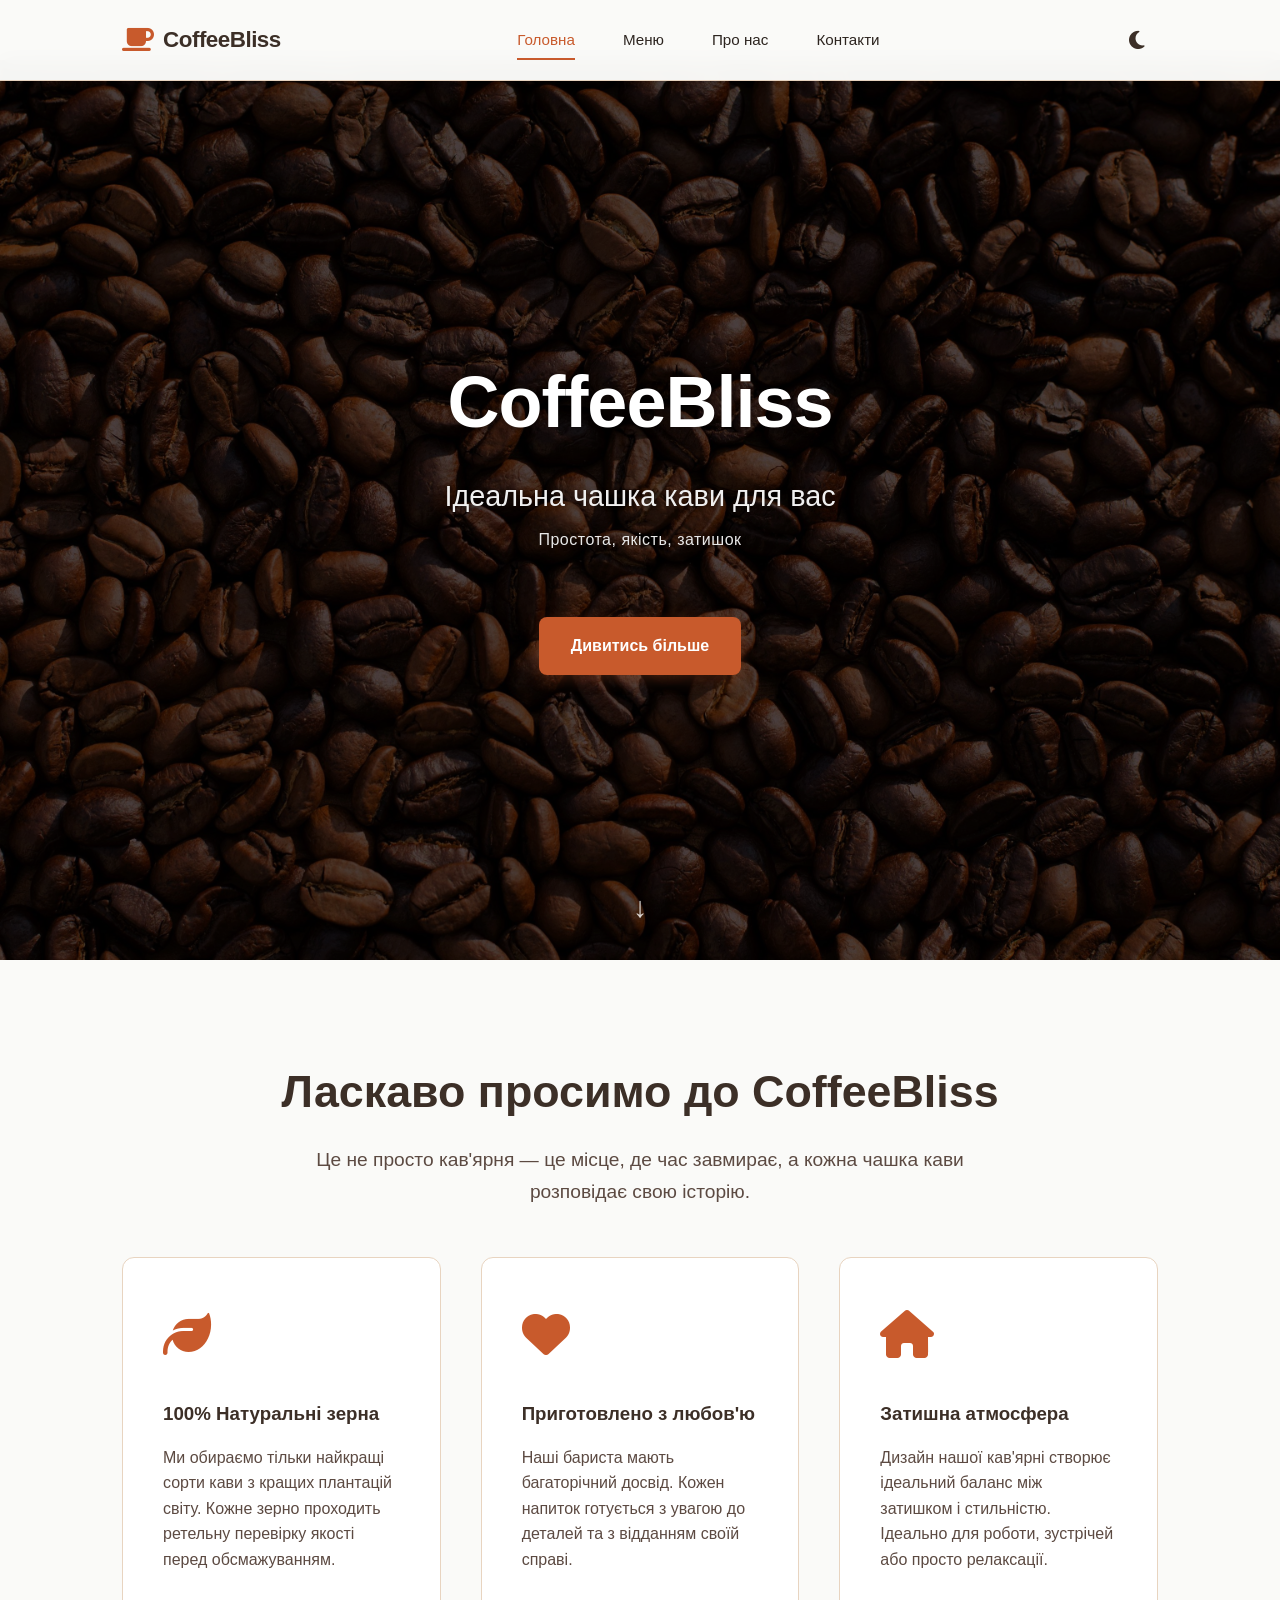
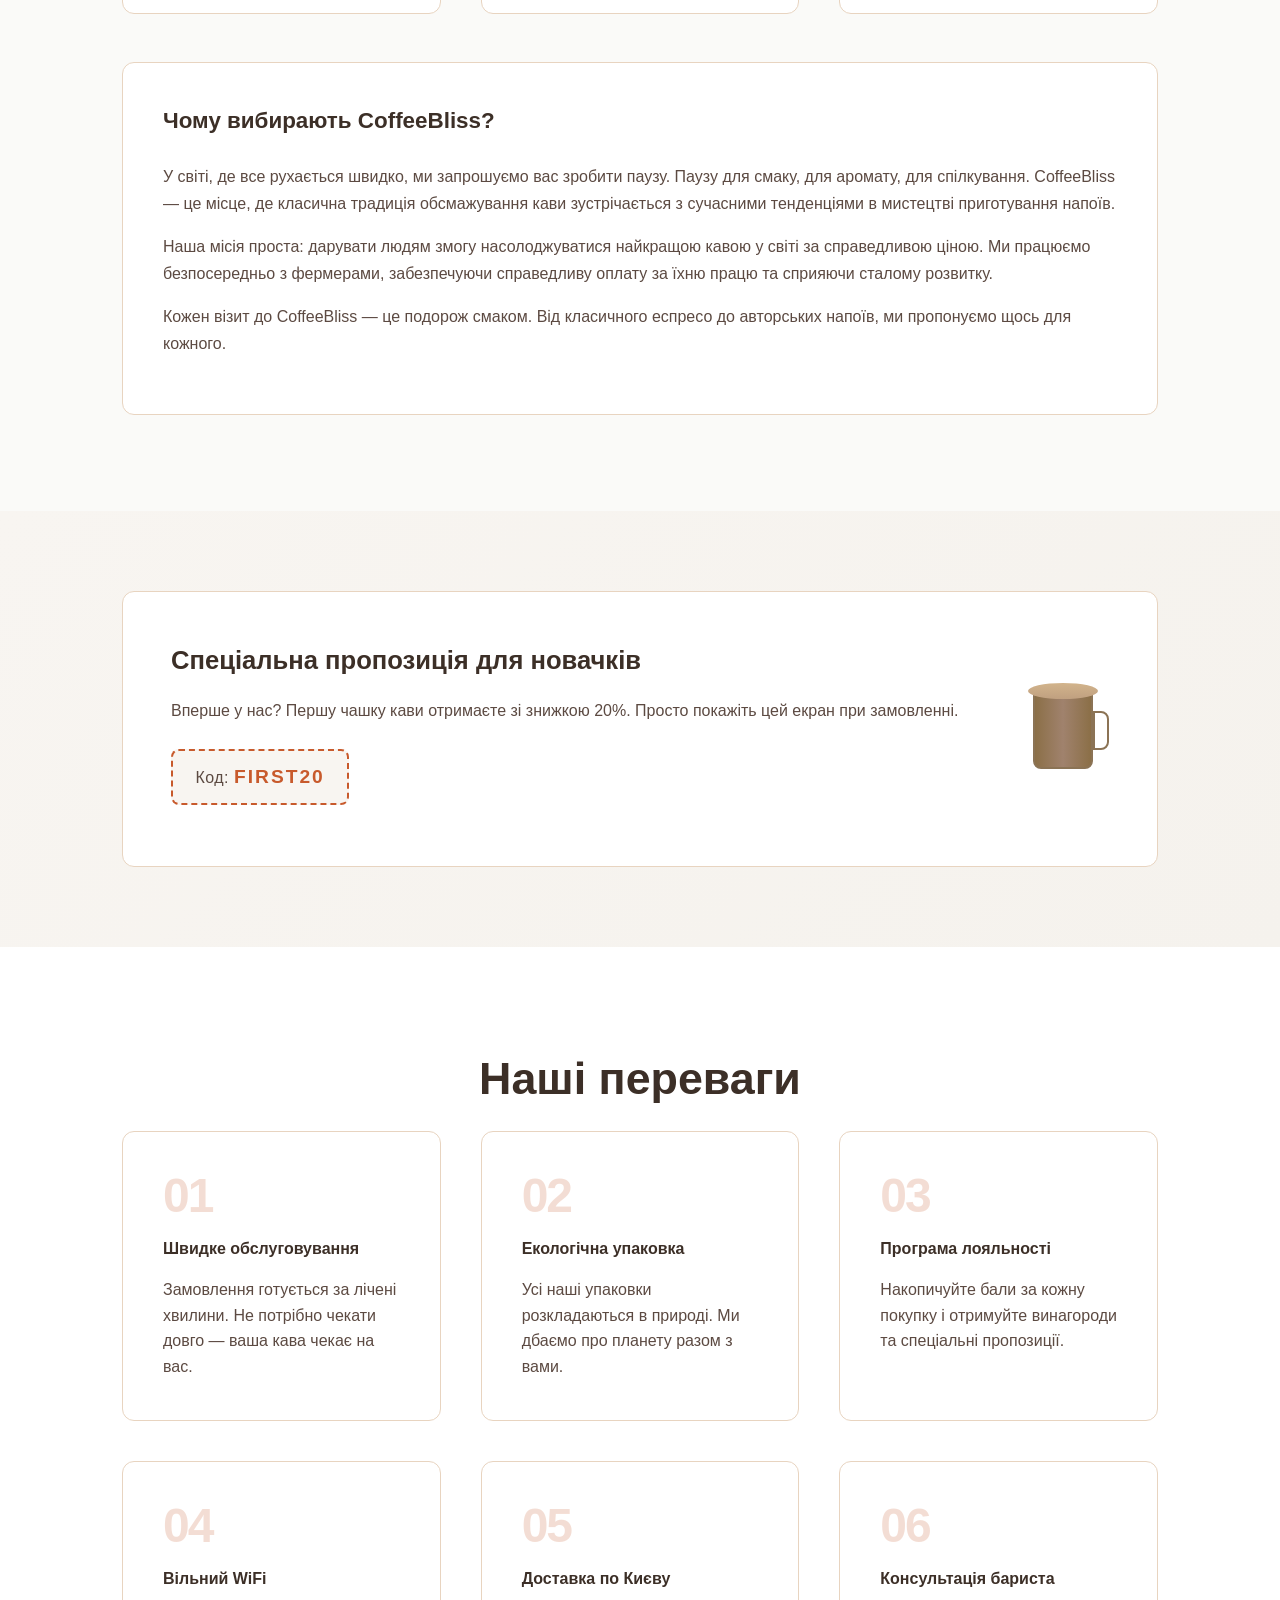
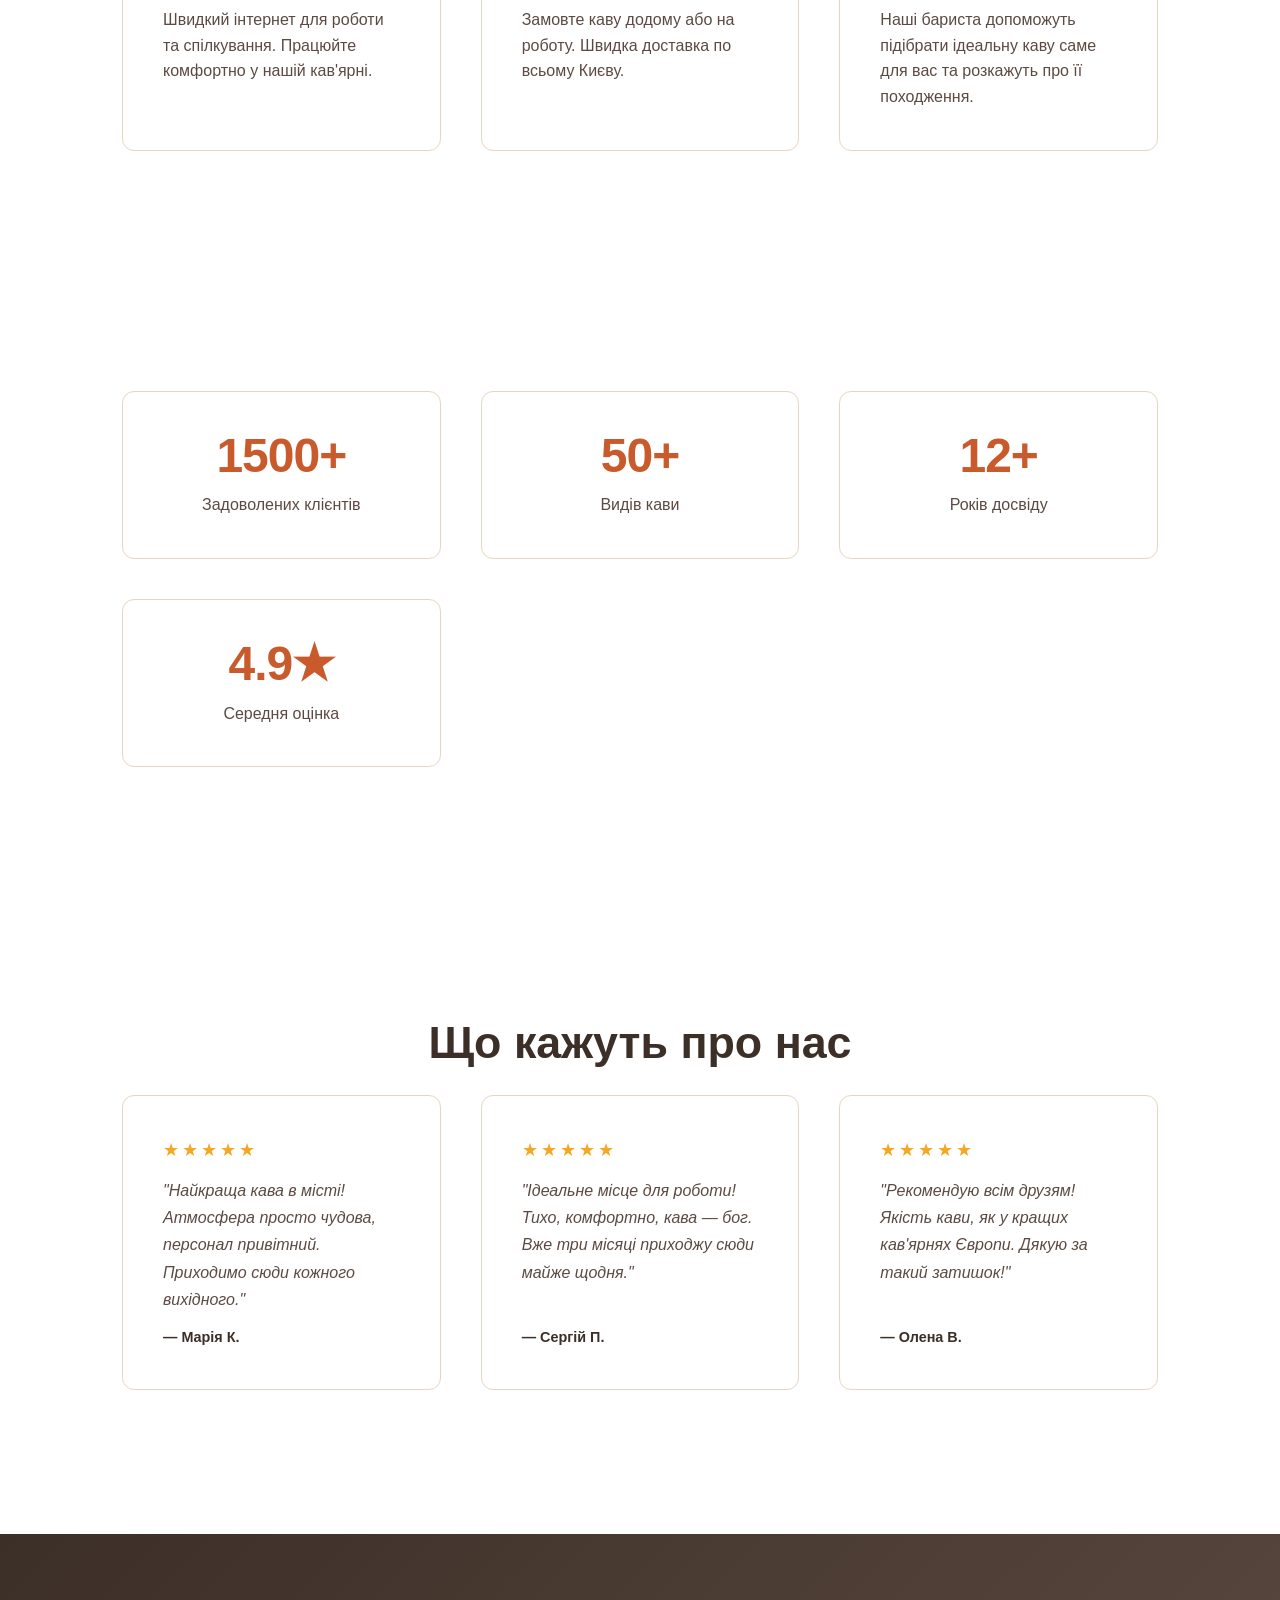
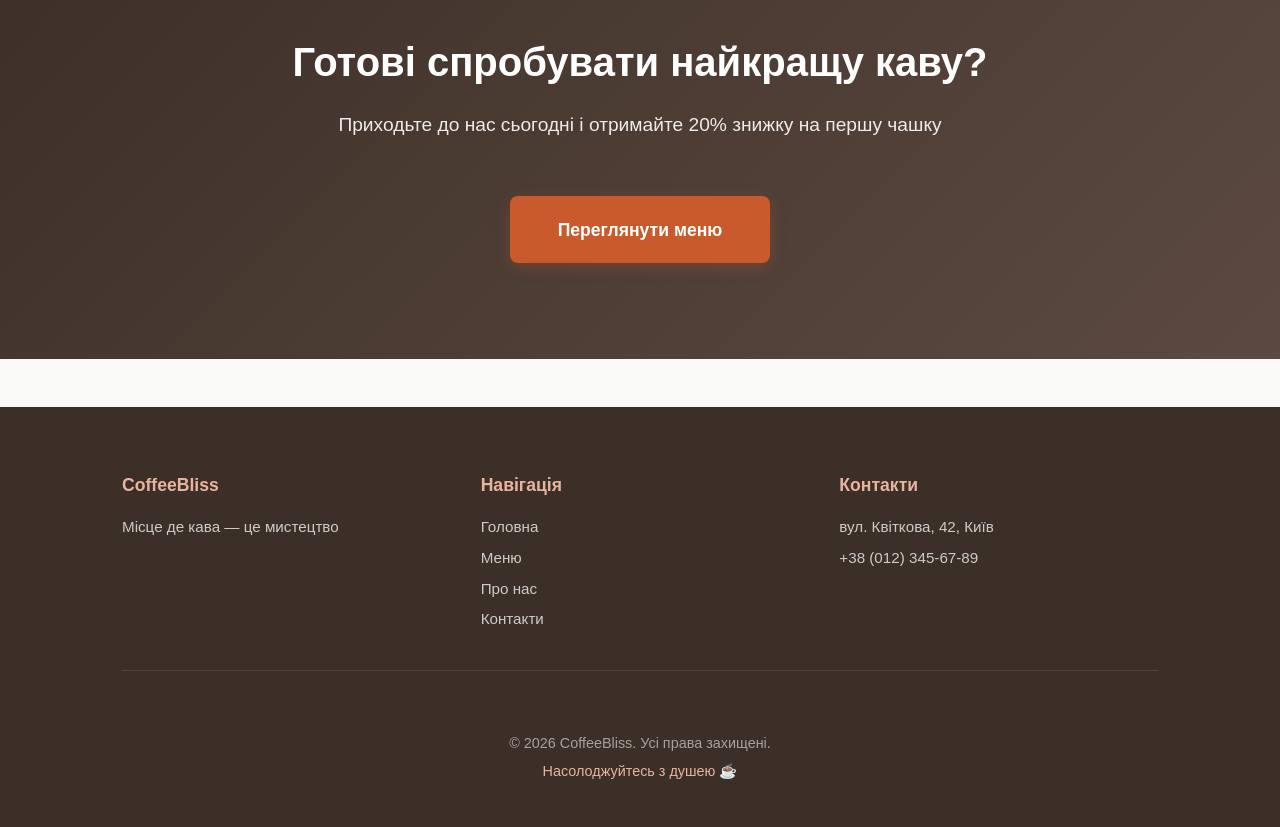
<file: index.html>
<!DOCTYPE html>
<html lang="uk">

<head>
    <meta charset="UTF-8">
    <meta name="viewport" content="width=device-width, initial-scale=1.0">
    <title>CoffeeBliss - Преміум кава</title>
    <link rel="stylesheet" href="styles.css">
    <link rel="stylesheet" href="https://cdnjs.cloudflare.com/ajax/libs/font-awesome/6.4.0/css/all.min.css">
</head>

<body>
    <!-- Навігація -->
    <nav class="navbar">
        <div class="navbar-container">
            <a href="index.html" class="logo">
                <i class="fas fa-coffee"></i>
                <span>CoffeeBliss</span>
            </a>
            <div class="nav-center">
                <ul class="nav-menu" id="navMenu">
                    <li><a href="index.html" class="nav-link active">Головна</a></li>
                    <li><a href="menu.html" class="nav-link">Меню</a></li>
                    <li><a href="about.html" class="nav-link">Про нас</a></li>
                    <li><a href="contacts.html" class="nav-link">Контакти</a></li>
                </ul>
            </div>
            <button class="menu-toggle" id="menuToggle" aria-label="Відкрити меню">
                <span></span>
                <span></span>
                <span></span>
            </button>
            <button class="theme-toggle" id="themeToggle" title="Переключити тему">
                <i class="fas fa-moon"></i>
            </button>
        </div>
    </nav>

    <!-- Головна секція -->
    <header id="home" class="hero-fullscreen">
        <div class="hero-content">
            <h1 class="hero-title">CoffeeBliss</h1>
            <p class="hero-subtitle">Ідеальна чашка кави для вас</p>
            <p class="hero-tagline">Простота, якість, затишок</p>
            <a href="#welcome" class="cta-button">Дивитись більше</a>
        </div>
        <!-- scroll indicator був у CSS але відсутній у HTML -->
        <a href="#welcome" class="scroll-indicator" aria-label="Прокрутити вниз">
            <span>↓</span>
        </a>
    </header>

    <!-- Про нас секція -->
    <section id="welcome" class="welcome-section">
        <div class="container">
            <h2 class="section-title">Ласкаво просимо до CoffeeBliss</h2>
            <p class="section-lead">
                Це не просто кав'ярня — це місце, де час завмирає, а кожна чашка кави розповідає свою історію.
            </p>

            <div class="welcome-grid">
                <div class="welcome-card">
                    <div class="card-icon"><i class="fas fa-leaf"></i></div>
                    <h3>100% Натуральні зерна</h3>
                    <p>Ми обираємо тільки найкращі сорти кави з кращих плантацій світу. Кожне зерно проходить ретельну
                        перевірку якості перед обсмажуванням.</p>
                </div>
                <div class="welcome-card">
                    <div class="card-icon"><i class="fas fa-heart"></i></div>
                    <h3>Приготовлено з любов'ю</h3>
                    <p>Наші бариста мають багаторічний досвід. Кожен напиток готується з увагою до деталей та з
                        відданням своїй справі.</p>
                </div>
                <div class="welcome-card">
                    <div class="card-icon"><i class="fas fa-home"></i></div>
                    <h3>Затишна атмосфера</h3>
                    <p>Дизайн нашої кав'ярні створює ідеальний баланс між затишком і стильністю. Ідеально для роботи,
                        зустрічей або просто релаксації.</p>
                </div>
            </div>

            <div class="welcome-content">
                <h3>Чому вибирають CoffeeBliss?</h3>
                <p>У світі, де все рухається швидко, ми запрошуємо вас зробити паузу. Паузу для смаку, для аромату, для
                    спілкування. CoffeeBliss — це місце, де класична традиція обсмажування кави зустрічається з
                    сучасними тенденціями в мистецтві приготування напоїв.</p>
                <p>Наша місія проста: дарувати людям змогу насолоджуватися найкращою кавою у світі за справедливою
                    ціною. Ми працюємо безпосередньо з фермерами, забезпечуючи справедливу оплату за їхню працю та
                    сприяючи сталому розвитку.</p>
                <p>Кожен візит до CoffeeBliss — це подорож смаком. Від класичного еспресо до авторських напоїв, ми
                    пропонуємо щось для кожного.</p>
            </div>
        </div>
    </section>

    <!-- Спеціальна пропозиція -->
    <section class="special-section">
        <div class="container">
            <div class="special-content">
                <div class="special-text">
                    <h3>Спеціальна пропозиція для новачків</h3>
                    <p>Вперше у нас? Першу чашку кави отримаєте зі знижкою 20%. Просто покажіть цей екран при
                        замовленні.</p>
                    <p class="promo-code">Код: <strong>FIRST20</strong></p>
                </div>
                <div class="special-image">
                    <div class="coffee-cup large"></div>
                </div>
            </div>
        </div>
    </section>

    <!-- Переваги -->
    <section class="benefits-section">
        <div class="container">
            <h2 class="section-title">Наші переваги</h2>
            <div class="benefits-grid">
                <div class="benefit-item">
                    <div class="benefit-number">01</div>
                    <h4>Швидке обслуговування</h4>
                    <p>Замовлення готується за лічені хвилини. Не потрібно чекати довго — ваша кава чекає на вас.</p>
                </div>
                <div class="benefit-item">
                    <div class="benefit-number">02</div>
                    <h4>Екологічна упаковка</h4>
                    <p>Усі наші упаковки розкладаються в природі. Ми дбаємо про планету разом з вами.</p>
                </div>
                <div class="benefit-item">
                    <div class="benefit-number">03</div>
                    <h4>Програма лояльності</h4>
                    <p>Накопичуйте бали за кожну покупку і отримуйте винагороди та спеціальні пропозиції.</p>
                </div>
                <div class="benefit-item">
                    <div class="benefit-number">04</div>
                    <h4>Вільний WiFi</h4>
                    <p>Швидкий інтернет для роботи та спілкування. Працюйте комфортно у нашій кав'ярні.</p>
                </div>
                <div class="benefit-item">
                    <div class="benefit-number">05</div>
                    <h4>Доставка по Києву</h4>
                    <p>Замовте каву додому або на роботу. Швидка доставка по всьому Києву.</p>
                </div>
                <div class="benefit-item">
                    <div class="benefit-number">06</div>
                    <h4>Консультація бариста</h4>
                    <p>Наші бариста допоможуть підібрати ідеальну каву саме для вас та розкажуть про її походження.</p>
                </div>
            </div>
        </div>
    </section>

    <!-- Статистика -->
    <section class="stats-section">
        <div class="container">
            <div class="stats-grid">
                <div class="stat-card">
                    <div class="stat-number">1500+</div>
                    <p>Задоволених клієнтів</p>
                </div>
                <div class="stat-card">
                    <div class="stat-number">50+</div>
                    <p>Видів кави</p>
                </div>
                <div class="stat-card">
                    <div class="stat-number">12+</div>
                    <p>Років досвіду</p>
                </div>
                <div class="stat-card">
                    <div class="stat-number">4.9★</div>
                    <p>Середня оцінка</p>
                </div>
            </div>
        </div>
    </section>

    <!-- Відгуки -->
    <section class="reviews-section">
        <div class="container">
            <h2 class="section-title">Що кажуть про нас</h2>
            <div class="reviews-grid">
                <div class="review-card">
                    <div class="review-stars">★★★★★</div>
                    <p class="review-text">"Найкраща кава в місті! Атмосфера просто чудова, персонал привітний.
                        Приходимо сюди кожного вихідного."</p>
                    <p class="review-author">— Марія К.</p>
                </div>
                <div class="review-card">
                    <div class="review-stars">★★★★★</div>
                    <p class="review-text">"Ідеальне місце для роботи! Тихо, комфортно, кава — бог. Вже три місяці
                        приходжу сюди майже щодня."</p>
                    <p class="review-author">— Сергій П.</p>
                </div>
                <div class="review-card">
                    <div class="review-stars">★★★★★</div>
                    <p class="review-text">"Рекомендую всім друзям! Якість кави, як у кращих кав'ярнях Європи. Дякую за
                        такий затишок!"</p>
                    <p class="review-author">— Олена В.</p>
                </div>
            </div>
        </div>
    </section>

    <!-- CTA -->
    <section class="cta-section">
        <div class="container">
            <h2>Готові спробувати найкращу каву?</h2>
            <p>Приходьте до нас сьогодні і отримайте 20% знижку на першу чашку</p>
            <a href="menu.html" class="cta-button cta-large">Переглянути меню</a>
        </div>
    </section>

    <footer class="footer">
        <div class="container">
            <div class="footer-content">
                <div class="footer-section">
                    <h4>CoffeeBliss</h4>
                    <p>Місце де кава — це мистецтво</p>
                </div>
                <div class="footer-section">
                    <h4>Навігація</h4>
                    <ul>
                        <li><a href="index.html">Головна</a></li>
                        <li><a href="menu.html">Меню</a></li>
                        <li><a href="about.html">Про нас</a></li>
                        <li><a href="contacts.html">Контакти</a></li>
                    </ul>
                </div>
                <div class="footer-section">
                    <h4>Контакти</h4>
                    <p>вул. Квіткова, 42, Київ</p>
                    <p>+38 (012) 345-67-89</p>
                </div>
            </div>
            <div class="footer-bottom">
                <p>&copy; 2026 CoffeeBliss. Усі права захищені.</p>
                <p class="footer-subtitle">Насолоджуйтесь з душею ☕</p>
            </div>
        </div>
    </footer>

    <script src="script.js"></script>
</body>

</html>
</file>
<file: styles.css>
* {
    margin: 0;
    padding: 0;
    box-sizing: border-box;
}

:root {
    --coffee-dark: #3C2F27;
    --coffee-medium: #5C4A42;
    --coffee-light: #8B7355;
    --cream: #FAFAF8;
    --cream-light: #F5F2ED;
    --accent: #C85A2C;
    --accent-light: #E8B4A0;
    --text: #2D2520;
    --text-light: #5C4A42;
    --border: #E8D4C0;
    --bg-soft: #F8F5F1;
    --transition: all 0.35s cubic-bezier(0.25, 0.46, 0.45, 0.94);
}

html[data-theme="dark"] {
    --cream: #2a1f1a;
    --cream-light: #3d2f27;
    --bg-soft: #362817;
    --text: #e8dfd8;
    --text-light: #a89680;
    --border: #4a3830;
    --coffee-dark: #f5f1ed;
    --coffee-medium: #d9ccc0;
    --coffee-light: #c9b8a8;
}

html {
    scroll-behavior: smooth;
}

body {
    font-family: -apple-system, BlinkMacSystemFont, 'Segoe UI', 'Helvetica Neue', sans-serif;
    background-color: var(--cream);
    color: var(--text);
    line-height: 1.6;
    transition: background-color 0.5s ease, color 0.5s ease;
}

.container {
    max-width: 1100px;
    margin: 0 auto;
    padding: 0 2rem;
}

/* ==================== НАВІГАЦІЯ ==================== */
.navbar {
    position: fixed;
    top: 0;
    width: 100%;
    background: rgba(250, 250, 248, 0.98);
    padding: 1.2rem 0;
    z-index: 1000;
    border-bottom: 1px solid var(--border);
    backdrop-filter: blur(10px);
    box-shadow: 0 2px 8px rgba(0, 0, 0, 0.04);
    transition: background-color 0.5s ease, border-color 0.5s ease, box-shadow 0.3s ease;
}

html[data-theme="dark"] .navbar {
    background: rgba(42, 31, 26, 0.98);
    box-shadow: 0 2px 8px rgba(0, 0, 0, 0.3);
}

.navbar-container {
    max-width: 1100px;
    margin: 0 auto;
    padding: 0 2rem;
    display: flex;
    justify-content: space-between;
    align-items: center;
    gap: 1rem;
}

.logo {
    font-size: 1.4rem;
    font-weight: 600;
    color: var(--coffee-dark);
    display: flex;
    align-items: center;
    gap: 0.6rem;
    text-decoration: none;
    letter-spacing: -0.5px;
    transition: color 0.5s ease;
    flex-shrink: 0;
}

.logo i {
    font-size: 1.6rem;
    color: var(--accent);
}

/* nav-center — десктоп: flex-row по центру */
.nav-center {
    display: flex;
    align-items: center;
    flex: 1;
    justify-content: center;
}

.nav-menu {
    display: flex;
    list-style: none;
    gap: 3rem;
}

.nav-link {
    color: var(--text);
    text-decoration: none;
    font-weight: 500;
    font-size: 0.95rem;
    transition: color 0.3s ease;
    position: relative;
    padding: 0.5rem 0;
    white-space: nowrap;
}

.nav-link::after {
    content: '';
    position: absolute;
    bottom: -4px;
    left: 0;
    width: 0;
    height: 2px;
    background: var(--accent);
    transition: width 0.3s ease;
}

.nav-link:hover,
.nav-link.active {
    color: var(--accent);
}

.nav-link:hover::after,
.nav-link.active::after {
    width: 100%;
}

/* Burger — скрыт на десктопе */
.menu-toggle {
    display: none;
    flex-direction: column;
    cursor: pointer;
    gap: 5px;
    background: none;
    border: none;
    padding: 4px;
    flex-shrink: 0;
}

.menu-toggle span {
    width: 22px;
    height: 2.5px;
    background: var(--coffee-dark);
    border-radius: 2px;
    transition: transform 0.3s ease, opacity 0.3s ease;
    display: block;
}

/* Анімація burger → X */
.menu-toggle.active span:nth-child(1) {
    transform: translateY(7.5px) rotate(45deg);
}

.menu-toggle.active span:nth-child(2) {
    opacity: 0;
    transform: scaleX(0);
}

.menu-toggle.active span:nth-child(3) {
    transform: translateY(-7.5px) rotate(-45deg);
}

.theme-toggle {
    width: 42px;
    height: 42px;
    border: none;
    background: transparent;
    color: var(--coffee-dark);
    font-size: 1.3rem;
    cursor: pointer;
    display: flex;
    align-items: center;
    justify-content: center;
    transition: all 0.4s ease;
    border-radius: 50%;
    flex-shrink: 0;
}

.theme-toggle:hover {
    background: var(--bg-soft);
    transform: rotate(20deg);
}

html[data-theme="dark"] .theme-toggle {
    color: var(--accent);
}

/* ==================== HERO ==================== */
.hero-fullscreen {
    min-height: 100vh;
    display: flex;
    flex-direction: column;
    align-items: center;
    justify-content: center;
    padding: 3rem 2rem;
    text-align: center;
    background-image: url('kofejnye_zerna_kofe_obzharennyj_123693_3840x2160.jpg');
    background-size: cover;
    background-position: center;
    background-blend-mode: overlay;
    background-color: rgba(0, 0, 0, 0.45);
    position: relative;
    overflow: hidden;
    margin-top: 60px;
}

.hero-fullscreen::after {
    content: '';
    position: absolute;
    inset: 0;
    background: rgba(0, 0, 0, 0.3);
    z-index: 1;
}

.hero-content {
    z-index: 2;
    animation: slideDown 0.8s ease-out;
}

@keyframes slideDown {
    from {
        opacity: 0;
        transform: translateY(-30px);
    }

    to {
        opacity: 1;
        transform: translateY(0);
    }
}

.hero-title {
    font-size: clamp(2.5rem, 8vw, 4.5rem);
    font-weight: 700;
    color: #ffffff;
    margin-bottom: 0.8rem;
    letter-spacing: -1px;
    text-shadow: 2px 2px 8px rgba(0, 0, 0, 0.4);
}

.hero-subtitle {
    font-size: clamp(1.2rem, 3vw, 1.8rem);
    font-weight: 400;
    color: #f0f0f0;
    margin-bottom: 0.5rem;
    text-shadow: 1px 1px 4px rgba(0, 0, 0, 0.4);
}

.hero-tagline {
    font-size: 1rem;
    color: #e8e8e8;
    margin-bottom: 2.5rem;
    font-weight: 400;
    letter-spacing: 0.5px;
    text-shadow: 1px 1px 4px rgba(0, 0, 0, 0.4);
}

/* Scroll indicator */
.scroll-indicator {
    position: absolute;
    bottom: 30px;
    left: 50%;
    transform: translateX(-50%);
    z-index: 2;
    animation: bounce 2.5s infinite;
    cursor: pointer;
    text-decoration: none;
}

.scroll-indicator span {
    display: block;
    font-size: 1.8rem;
    color: white;
    opacity: 0.8;
    text-shadow: 1px 1px 4px rgba(0, 0, 0, 0.4);
}

@keyframes bounce {

    0%,
    100% {
        transform: translateX(-50%) translateY(0);
    }

    50% {
        transform: translateX(-50%) translateY(12px);
    }
}

/* ==================== PAGE HERO ==================== */
.page-hero {
    min-height: 50vh;
    display: flex;
    flex-direction: column;
    align-items: center;
    justify-content: center;
    padding: 3rem 2rem;
    text-align: center;
    background-size: cover;
    background-position: center;
    background-blend-mode: overlay;
    position: relative;
    margin-top: 60px;
}

.page-hero::after {
    content: '';
    position: absolute;
    inset: 0;
    background: rgba(0, 0, 0, 0.35);
    z-index: 1;
}

.page-hero .hero-content {
    z-index: 2;
}

.menu-hero,
.about-hero,
.contacts-hero {
    background-image: url('/Coffee/imgs/kofejnye_zerna_kofe_obzharennyj_123693_3840x2160.jpg');
    background-color: rgba(0, 0, 0, 0.45);
}

.page-hero .hero-title,
.page-hero .hero-subtitle {
    text-shadow: 2px 2px 8px rgba(0, 0, 0, 0.5);
}

/* ==================== СЕКЦІЇ ==================== */
.welcome-section,
.menu-section,
.about-section,
.contacts-section {
    padding: 6rem 0;
    background: var(--cream);
    transition: background-color 0.5s ease;
}

.special-section {
    background: linear-gradient(135deg, var(--bg-soft) 0%, var(--cream-light) 100%);
    padding: 5rem 0;
}

.benefits-section,
.stats-section,
.reviews-section {
    background: white;
    padding: 6rem 0;
    transition: background-color 0.5s ease;
}

html[data-theme="dark"] .benefits-section,
html[data-theme="dark"] .stats-section,
html[data-theme="dark"] .reviews-section {
    background: #362817;
}

.cta-section {
    background: linear-gradient(135deg, var(--coffee-dark) 0%, var(--coffee-medium) 100%);
    color: white;
    text-align: center;
    padding: 6rem 0;
}

html[data-theme="dark"] .cta-section {
    background: linear-gradient(135deg, #2a1f1a 0%, #3d2f27 100%);
}

.cta-section h2 {
    font-size: 2.5rem;
    margin-bottom: 1rem;
    font-weight: 700;
}

.cta-section p {
    font-size: 1.2rem;
    margin-bottom: 2rem;
    opacity: 0.9;
}

.section-title {
    font-size: clamp(2rem, 5vw, 2.8rem);
    text-align: center;
    margin-bottom: 1rem;
    color: var(--coffee-dark);
    font-weight: 700;
    transition: color 0.5s ease;
}

.section-title-small {
    font-size: 1.8rem;
    color: var(--coffee-dark);
    margin-bottom: 2rem;
    margin-top: 4rem;
    font-weight: 700;
    transition: color 0.5s ease;
}

.section-lead {
    font-size: 1.2rem;
    text-align: center;
    color: var(--text-light);
    margin-bottom: 3rem;
    max-width: 700px;
    margin-left: auto;
    margin-right: auto;
    line-height: 1.7;
}

/* ==================== CARDS (з visible-класом) ==================== */
.welcome-grid,
.benefits-grid,
.stats-grid,
.reviews-grid,
.menu-grid {
    display: grid;
    grid-template-columns: repeat(auto-fit, minmax(280px, 1fr));
    gap: 2.5rem;
    margin-bottom: 3rem;
}

.welcome-card,
.benefit-item,
.stat-card,
.review-card,
.menu-item,
.contact-card,
.value,
.team-member,
.achievement,
.faq-item,
.hours-card {
    background: white;
    padding: 2.5rem;
    border-radius: 12px;
    border: 1px solid var(--border);
    opacity: 0;
    transform: translateY(20px);
    transition: opacity 0.5s ease, transform 0.5s ease, box-shadow 0.35s ease;
}

.welcome-card.visible,
.benefit-item.visible,
.stat-card.visible,
.review-card.visible,
.menu-item.visible,
.contact-card.visible,
.value.visible,
.team-member.visible,
.achievement.visible,
.faq-item.visible,
.hours-card.visible {
    opacity: 1;
    transform: translateY(0);
}

html[data-theme="dark"] .welcome-card,
html[data-theme="dark"] .benefit-item,
html[data-theme="dark"] .stat-card,
html[data-theme="dark"] .review-card,
html[data-theme="dark"] .menu-item,
html[data-theme="dark"] .contact-card,
html[data-theme="dark"] .value,
html[data-theme="dark"] .team-member,
html[data-theme="dark"] .achievement,
html[data-theme="dark"] .faq-item,
html[data-theme="dark"] .hours-card {
    background: #3d2f27;
    border-color: #4a3830;
}

/* Hover тільки для visible-карточок */
.welcome-card.visible:hover,
.benefit-item.visible:hover,
.stat-card.visible:hover,
.review-card.visible:hover,
.menu-item.visible:hover,
.contact-card.visible:hover,
.value.visible:hover,
.team-member.visible:hover,
.achievement.visible:hover {
    transform: translateY(-8px);
    box-shadow: 0 12px 30px rgba(0, 0, 0, 0.1);
}

html[data-theme="dark"] .welcome-card.visible:hover,
html[data-theme="dark"] .benefit-item.visible:hover,
html[data-theme="dark"] .stat-card.visible:hover,
html[data-theme="dark"] .review-card.visible:hover,
html[data-theme="dark"] .menu-item.visible:hover,
html[data-theme="dark"] .contact-card.visible:hover,
html[data-theme="dark"] .value.visible:hover,
html[data-theme="dark"] .team-member.visible:hover,
html[data-theme="dark"] .achievement.visible:hover {
    box-shadow: 0 12px 30px rgba(0, 0, 0, 0.4);
}

.card-icon {
    font-size: 3rem;
    color: var(--accent);
    margin-bottom: 1.5rem;
    transition: transform 0.4s ease;
}

.welcome-card.visible:hover .card-icon {
    transform: scale(1.1) rotate(5deg);
}

/* ==================== TEXT ==================== */
.welcome-card h3,
.benefit-item h4,
.review-card h4,
.menu-item h4,
.contact-card h3,
.value h4,
.team-member h4,
.faq-item h4,
.hours-card h4 {
    color: var(--coffee-dark);
    font-weight: 600;
    margin-bottom: 1rem;
    transition: color 0.5s ease;
}

.welcome-card p,
.benefit-item p,
.menu-description,
.contact-card p,
.value p,
.member-bio,
.faq-item p {
    color: var(--text-light);
    line-height: 1.6;
    transition: color 0.5s ease;
}

/* ==================== BENEFIT NUMBERS ==================== */
.benefit-number {
    font-size: 3rem;
    font-weight: 800;
    color: var(--accent);
    opacity: 0.2;
    line-height: 1;
    margin-bottom: 1rem;
    letter-spacing: -2px;
    transition: opacity 0.3s ease;
}

.benefit-item.visible:hover .benefit-number {
    opacity: 0.45;
}

/* ==================== STATS ==================== */
.stat-card {
    text-align: center;
}

.stat-number {
    font-size: 3rem;
    font-weight: 800;
    color: var(--accent);
    line-height: 1;
    margin-bottom: 0.8rem;
    letter-spacing: -1px;
}

.stat-card p {
    color: var(--text-light);
    font-size: 1rem;
    font-weight: 500;
    transition: color 0.5s ease;
}

/* ==================== REVIEWS ==================== */
.review-card {
    display: flex;
    flex-direction: column;
    gap: 0.8rem;
}

.review-stars {
    color: #F5A623;
    font-size: 1.1rem;
    letter-spacing: 3px;
}

.review-text {
    color: var(--text-light);
    font-style: italic;
    line-height: 1.7;
    flex: 1;
    transition: color 0.5s ease;
}

.review-author {
    color: var(--coffee-dark);
    font-weight: 600;
    font-size: 0.9rem;
    transition: color 0.5s ease;
}

/* ==================== SPECIAL SECTION ==================== */
.special-content {
    background: white;
    padding: 3rem;
    border-radius: 12px;
    border: 1px solid var(--border);
    display: flex;
    align-items: center;
    justify-content: space-between;
    gap: 3rem;
    transition: background-color 0.5s ease;
}

html[data-theme="dark"] .special-content {
    background: #3d2f27;
    border-color: #4a3830;
}

.special-text {
    flex: 1;
}

.special-text h3 {
    font-size: 1.6rem;
    font-weight: 700;
    color: var(--coffee-dark);
    margin-bottom: 1rem;
    transition: color 0.5s ease;
}

.special-text p {
    color: var(--text-light);
    line-height: 1.7;
    margin-bottom: 0.8rem;
    transition: color 0.5s ease;
}

.special-image {
    display: flex;
    align-items: center;
    justify-content: center;
    flex-shrink: 0;
    padding: 1rem;
}

.promo-code {
    display: inline-block;
    margin-top: 0.8rem;
    background: var(--bg-soft);
    border: 2px dashed var(--accent);
    border-radius: 8px;
    padding: 0.6rem 1.4rem;
    color: var(--coffee-dark);
    font-size: 1rem;
    letter-spacing: 0.5px;
    transition: background-color 0.5s ease;
}

html[data-theme="dark"] .promo-code {
    background: #4a3830;
}

.promo-code strong {
    color: var(--accent);
    font-size: 1.2rem;
    font-weight: 800;
    letter-spacing: 2px;
}

/* ==================== MENU ==================== */
.menu-category {
    margin-bottom: 4rem;
}

.category-title {
    font-size: 1.6rem;
    color: var(--coffee-dark);
    margin-bottom: 1rem;
    text-align: center;
    font-weight: 700;
    transition: color 0.5s ease;
}

.category-description {
    text-align: center;
    color: var(--text-light);
    margin-bottom: 2.5rem;
    max-width: 600px;
    margin-left: auto;
    margin-right: auto;
    font-size: 0.95rem;
    transition: color 0.5s ease;
}

.menu-item {
    padding: 0;
    display: flex;
    flex-direction: column;
    overflow: hidden;
}

.menu-image {
    width: 100%;
    height: 200px;
    background: linear-gradient(135deg, var(--cream-light) 0%, var(--bg-soft) 100%);
    display: flex;
    align-items: center;
    justify-content: center;
    overflow: hidden;
    position: relative;
    transition: background 0.5s ease;
}

html[data-theme="dark"] .menu-image {
    background: linear-gradient(135deg, #4a3830 0%, #3d2f27 100%);
}

.menu-image::before {
    content: '';
    position: absolute;
    top: -50%;
    right: -30%;
    width: 250px;
    height: 250px;
    background: radial-gradient(circle, rgba(200, 90, 44, 0.08) 0%, transparent 70%);
    transition: var(--transition);
}

.menu-item.visible:hover .menu-image::before {
    top: -30%;
    right: -10%;
}

.menu-name {
    padding: 1.5rem 1.5rem 0.5rem;
    font-size: 1.15rem;
    font-weight: 600;
    color: var(--coffee-dark);
    flex-grow: 1;
    transition: color 0.3s ease;
}

.menu-item.visible:hover .menu-name {
    color: var(--accent);
}

.menu-description {
    padding: 0 1.5rem;
    font-size: 0.85rem;
    color: var(--text-light);
    margin-bottom: 1rem;
    line-height: 1.5;
    transition: color 0.5s ease;
}

.menu-footer {
    display: flex;
    justify-content: space-between;
    align-items: center;
    padding: 1rem 1.5rem 1.5rem;
    border-top: 1px solid var(--border);
    margin-top: auto;
}

.menu-price {
    font-size: 1.3rem;
    font-weight: 700;
    color: var(--accent);
}

.menu-volume {
    font-size: 0.8rem;
    color: var(--text-light);
    background: var(--bg-soft);
    padding: 0.3rem 0.8rem;
    border-radius: 20px;
    transition: background-color 0.5s ease;
}

/* ==================== COFFEE & PASTRY ==================== */
.coffee-cup {
    position: relative;
    width: 60px;
    height: 80px;
    border: 2px solid var(--coffee-light);
    border-radius: 0 0 8px 8px;
    background: linear-gradient(to right, #8B6F47 0%, #A0826D 50%, #8B6F47 100%);
    display: flex;
    align-items: center;
    justify-content: center;
    animation: cupFloat 3s ease-in-out infinite;
}

.coffee-cup::before {
    content: '';
    position: absolute;
    top: -8px;
    width: 60px;
    height: 16px;
    background: linear-gradient(to bottom, #D2B48C 0%, #C0A080 100%);
    border-radius: 50%;
    z-index: 1;
}

.coffee-cup::after {
    content: '';
    position: absolute;
    right: -18px;
    top: 20px;
    width: 12px;
    height: 35px;
    border: 2px solid var(--coffee-light);
    border-radius: 0 8px 8px 0;
}

@keyframes cupFloat {

    0%,
    100% {
        transform: translateY(0);
    }

    50% {
        transform: translateY(-8px);
    }
}

.menu-item.visible:hover .coffee-cup {
    animation: cupBounce 0.6s ease-out;
}

@keyframes cupBounce {
    0% {
        transform: translateY(0) scale(1);
    }

    50% {
        transform: translateY(-15px) scale(1.05);
    }

    100% {
        transform: translateY(0) scale(1);
    }
}

.coffee-cup.small::before {
    height: 12px;
    width: 50px;
}

.coffee-cup.medium::before {
    height: 14px;
    width: 60px;
}

.coffee-cup.large::before {
    height: 16px;
    width: 70px;
}

.coffee-cup.mocha {
    background: linear-gradient(to right, #6B4423 0%, #8B5A3C 50%, #6B4423 100%);
}

.coffee-cup.americano {
    background: linear-gradient(to right, #A0826D 0%, #C0A080 50%, #A0826D 100%);
}

.coffee-cup.iced {
    background: linear-gradient(to right, #87CEEB 0%, #ADD8E6 50%, #87CEEB 100%);
    border-color: #4A90A4;
}

.coffee-cup.iced::after {
    border-color: #4A90A4;
}

.pastry {
    position: relative;
    width: 70px;
    height: 70px;
    border-radius: 6px;
    display: flex;
    align-items: center;
    justify-content: center;
    animation: pastryWiggle 2.5s ease-in-out infinite;
}

@keyframes pastryWiggle {

    0%,
    100% {
        transform: rotate(0deg);
    }

    25% {
        transform: rotate(1deg);
    }

    75% {
        transform: rotate(-1deg);
    }
}

.menu-item.visible:hover .pastry {
    animation: pastryJump 0.6s ease-out;
}

@keyframes pastryJump {
    0% {
        transform: translateY(0) scale(1);
    }

    50% {
        transform: translateY(-12px) scale(1.08);
    }

    100% {
        transform: translateY(0) scale(1);
    }
}

.pastry.croissant {
    background: linear-gradient(135deg, #E8C4A0 0%, #F5DEB3 100%);
    border-left: 4px solid #D4A574;
}

.pastry.croissant::before {
    content: '';
    position: absolute;
    width: 50px;
    height: 15px;
    background: linear-gradient(135deg, #D2B48C 0%, #F5DEB3 100%);
    border-radius: 50% 50% 20% 20%;
    top: 50%;
    left: 50%;
    transform: translate(-50%, -50%) rotate(-25deg);
}

.pastry.brownie {
    background: linear-gradient(135deg, #6B4423 0%, #8B5A3C 100%);
}

.pastry.brownie::before {
    content: '';
    position: absolute;
    width: 45px;
    height: 45px;
    background: linear-gradient(135deg, #3D2817 0%, #5C3D1F 100%);
    border-radius: 4px;
}

.pastry.tart {
    background: linear-gradient(135deg, #E8C4A0 0%, #D4A574 100%);
}

.pastry.tart::before {
    content: '';
    position: absolute;
    width: 55px;
    height: 35px;
    background: radial-gradient(ellipse at 30% 40%, #FF6B9D 0%, #C85A2C 100%);
    border-radius: 50% 50% 40% 40%;
    top: 48%;
    left: 50%;
    transform: translate(-50%, -50%);
}

.pastry.cheesecake {
    background: linear-gradient(135deg, #FFFACD 0%, #F5DEB3 100%);
}

.pastry.cheesecake::before {
    content: '';
    position: absolute;
    width: 50px;
    height: 40px;
    background: linear-gradient(135deg, #FFF8DC 0%, #FFFACD 100%);
    border-radius: 50% 50% 30% 30%;
    border: 2px solid #D4A574;
}

.pastry.muffin {
    background: linear-gradient(135deg, #E8A86B 0%, #D4A574 100%);
}

.pastry.muffin::before {
    content: '';
    position: absolute;
    width: 45px;
    height: 50px;
    background: linear-gradient(135deg, #D2B48C 0%, #E8A86B 100%);
    border-radius: 45% 45% 50% 50% / 60% 60% 40% 40%;
}

.pastry.panna {
    background: linear-gradient(135deg, #FFE4E1 0%, #FFF0F5 100%);
}

.pastry.panna::before {
    content: '';
    position: absolute;
    width: 50px;
    height: 35px;
    background: linear-gradient(135deg, #FFE4E1 0%, #FFC0CB 100%);
    border-radius: 50%;
}

/* ==================== БЛОКИ З БІЛИМ ФОНОМ ==================== */
.menu-info,
.welcome-content,
.story-content,
.about-cta,
.social-section,
.contact-form {
    background: white;
    padding: 2.5rem;
    border-radius: 12px;
    border: 1px solid var(--border);
    transition: background-color 0.5s ease;
}

html[data-theme="dark"] .menu-info,
html[data-theme="dark"] .welcome-content,
html[data-theme="dark"] .story-content,
html[data-theme="dark"] .about-cta,
html[data-theme="dark"] .social-section,
html[data-theme="dark"] .contact-form {
    background: #3d2f27;
    border-color: #4a3830;
}

.menu-info h3,
.welcome-content h3,
.about-cta h3,
.social-section h3 {
    color: var(--coffee-dark);
    margin-bottom: 1.5rem;
    font-weight: 700;
    font-size: 1.4rem;
    transition: color 0.5s ease;
}

.welcome-content p,
.story-content p,
.about-cta p,
.social-section p {
    color: var(--text-light);
    line-height: 1.7;
    margin-bottom: 1rem;
    transition: color 0.5s ease;
}

.about-cta p:last-of-type,
.social-section p {
    margin-bottom: 0;
}

/* ==================== GRIDS ==================== */
.info-grid,
.contacts-grid,
.hours-grid {
    display: grid;
    grid-template-columns: repeat(auto-fit, minmax(250px, 1fr));
    gap: 2rem;
}

.team-grid {
    display: grid;
    grid-template-columns: repeat(auto-fit, minmax(220px, 1fr));
    gap: 2rem;
    margin-bottom: 1rem;
}

.achievements-grid {
    display: grid;
    grid-template-columns: repeat(auto-fit, minmax(220px, 1fr));
    gap: 2rem;
    margin-bottom: 1rem;
}

.faq-grid {
    display: grid;
    grid-template-columns: repeat(auto-fit, minmax(300px, 1fr));
    gap: 2rem;
    margin: 2rem 0;
}

.hours-grid {
    margin-bottom: 3rem;
}

/* ==================== INFO ITEMS ==================== */
.info-item {
    padding: 1.5rem;
    background: var(--cream);
    border-radius: 8px;
    border-left: 4px solid var(--accent);
    transition: background-color 0.5s ease, transform 0.3s ease;
}

.info-item:hover {
    transform: translateX(5px);
}

html[data-theme="dark"] .info-item {
    background: #4a3830;
}

.info-item h4 {
    color: var(--coffee-dark);
    margin-bottom: 0.8rem;
    font-size: 1.05rem;
    font-weight: 600;
    display: flex;
    align-items: center;
    gap: 0.5rem;
    transition: color 0.5s ease;
}

.info-item h4 i {
    color: var(--accent);
}

.info-item p {
    color: var(--text-light);
    font-size: 0.95rem;
    transition: color 0.5s ease;
}

/* ==================== CONTACTS ==================== */
.contact-icon {
    width: 56px;
    height: 56px;
    background: var(--bg-soft);
    border-radius: 50%;
    display: flex;
    align-items: center;
    justify-content: center;
    font-size: 1.4rem;
    color: var(--accent);
    margin-bottom: 1.2rem;
    transition: background-color 0.5s ease, transform 0.3s ease;
}

.contact-card.visible:hover .contact-icon {
    transform: scale(1.1);
}

html[data-theme="dark"] .contact-icon {
    background: #4a3830;
}

.contact-card h3 {
    color: var(--coffee-dark);
    font-size: 1.2rem;
    font-weight: 700;
    margin-bottom: 0.8rem;
    transition: color 0.5s ease;
}

.contact-value {
    color: var(--text-light);
    font-size: 1rem;
    margin-bottom: 0.3rem;
    transition: color 0.5s ease;
}

.contact-value a {
    color: var(--accent);
    text-decoration: none;
    font-weight: 500;
    transition: color 0.3s ease;
}

.contact-value a:hover {
    color: var(--coffee-dark);
}

.contact-note {
    margin-top: 0.8rem;
    color: var(--text-light);
    font-size: 0.88rem;
    font-style: italic;
    transition: color 0.5s ease;
}

/* ==================== HOURS ==================== */
.hours-card h4 {
    color: var(--coffee-dark);
    font-weight: 600;
    margin-bottom: 0.5rem;
    transition: color 0.5s ease;
}

.hours-card p {
    color: var(--accent);
    font-size: 1.3rem;
    font-weight: 700;
}

/* ==================== FAQ ==================== */
.faq-item h4 {
    color: var(--coffee-dark);
    font-weight: 600;
    margin-bottom: 0.8rem;
    font-size: 1rem;
    transition: color 0.5s ease;
}

.faq-item p {
    color: var(--text-light);
    font-size: 0.92rem;
    line-height: 1.6;
    transition: color 0.5s ease;
}

/* ==================== ABOUT: VALUES ==================== */
.about-values {
    display: grid;
    grid-template-columns: repeat(auto-fit, minmax(220px, 1fr));
    gap: 2rem;
    margin: 3rem 0;
}

.value-icon {
    width: 36px;
    height: 36px;
    background: var(--accent);
    color: white;
    border-radius: 50%;
    display: flex;
    align-items: center;
    justify-content: center;
    font-weight: 700;
    font-size: 1.1rem;
    margin-bottom: 1rem;
    flex-shrink: 0;
}

/* ==================== TEAM ==================== */
.team-member {
    text-align: center;
}

.member-avatar {
    font-size: 3.5rem;
    margin-bottom: 1rem;
    display: block;
}

.team-member h4 {
    color: var(--coffee-dark);
    font-weight: 700;
    margin-bottom: 0.3rem;
    transition: color 0.5s ease;
}

.team-member>p:not(.member-bio) {
    color: var(--accent);
    font-size: 0.9rem;
    font-weight: 500;
    margin-bottom: 0.8rem;
}

.member-bio {
    color: var(--text-light);
    font-size: 0.88rem;
    line-height: 1.5;
    transition: color 0.5s ease;
}

/* ==================== ACHIEVEMENTS ==================== */
.achievement {
    position: relative;
    padding-left: 1.5rem;
}

.achievement-year {
    font-size: 1.6rem;
    font-weight: 800;
    color: var(--accent);
    line-height: 1;
    margin-bottom: 0.8rem;
    letter-spacing: -1px;
}

.achievement p {
    color: var(--text-light);
    font-size: 0.92rem;
    line-height: 1.5;
    transition: color 0.5s ease;
}

/* ==================== FORM ==================== */
.form-group {
    margin-bottom: 1.5rem;
}

.form-group label {
    display: block;
    margin-bottom: 0.5rem;
    color: var(--coffee-dark);
    font-weight: 500;
    font-size: 0.95rem;
    transition: color 0.5s ease;
}

.form-group input,
.form-group textarea {
    width: 100%;
    padding: 0.85rem 1rem;
    border: 1.5px solid var(--border);
    border-radius: 8px;
    font-size: 0.95rem;
    color: var(--text);
    background: var(--cream);
    transition: border-color 0.3s ease, background-color 0.5s ease, box-shadow 0.3s ease;
    font-family: inherit;
    resize: vertical;
}

html[data-theme="dark"] .form-group input,
html[data-theme="dark"] .form-group textarea {
    background: #4a3830;
    color: #e8dfd8;
    border-color: #5a4838;
}

.form-group input:focus,
.form-group textarea:focus {
    outline: none;
    border-color: var(--accent);
    box-shadow: 0 0 0 3px rgba(200, 90, 44, 0.12);
}

/* ==================== SOCIAL ==================== */
.social-section {
    text-align: center;
}

.social-icons {
    display: flex;
    justify-content: center;
    gap: 1.2rem;
    flex-wrap: wrap;
    margin-top: 1.5rem;
}

.social-link {
    width: 52px;
    height: 52px;
    display: flex;
    align-items: center;
    justify-content: center;
    background: white;
    color: var(--accent);
    border: 2px solid var(--border);
    border-radius: 50%;
    font-size: 1.25rem;
    text-decoration: none;
    transition: all 0.3s ease;
}

html[data-theme="dark"] .social-link {
    background: #4a3830;
    border-color: #5a4838;
}

.social-link:hover {
    background: var(--accent);
    color: white;
    border-color: var(--accent);
    transform: translateY(-3px) scale(1.1);
    box-shadow: 0 6px 16px rgba(200, 90, 44, 0.3);
}

/* ==================== CTA BUTTON ==================== */
.cta-button {
    display: inline-block;
    padding: 1rem 2rem;
    background: var(--accent);
    color: white;
    text-decoration: none;
    border-radius: 8px;
    font-weight: 600;
    font-size: 1rem;
    transition: all 0.3s ease;
    box-shadow: 0 4px 15px rgba(200, 90, 44, 0.3);
    border: none;
    cursor: pointer;
    margin-top: 1.5rem;
}

.cta-button:hover {
    transform: translateY(-2px);
    box-shadow: 0 8px 25px rgba(200, 90, 44, 0.4);
    background: #B84A1C;
}

.cta-large {
    padding: 1.2rem 3rem;
    font-size: 1.1rem;
}

/* ==================== FOOTER ==================== */
.footer {
    background: var(--coffee-dark);
    color: var(--cream);
    padding: 4rem 0 1rem;
    margin-top: 3rem;
    transition: background-color 0.5s ease;
}

html[data-theme="dark"] .footer {
    background: #1a1212;
}

.footer-content {
    display: grid;
    grid-template-columns: repeat(auto-fit, minmax(220px, 1fr));
    gap: 2.5rem;
    margin-bottom: 2rem;
    padding-bottom: 2rem;
    border-bottom: 1px solid rgba(255, 255, 255, 0.1);
}

.footer-section h4 {
    font-size: 1.1rem;
    margin-bottom: 1rem;
    font-weight: 600;
    color: var(--accent-light);
}

.footer-section ul {
    list-style: none;
}

.footer-section li {
    margin-bottom: 0.4rem;
}

.footer-section p,
.footer-section a {
    color: rgba(255, 255, 255, 0.75);
    margin-bottom: 0.4rem;
    font-size: 0.95rem;
    text-decoration: none;
    display: block;
    transition: color 0.3s ease;
}

.footer-section a:hover {
    color: var(--accent-light);
}

.footer-bottom {
    text-align: center;
    padding: 1.5rem 0;
}

.footer-bottom p {
    color: rgba(255, 255, 255, 0.55);
    font-size: 0.9rem;
    margin: 0.3rem 0;
}

.footer-subtitle {
    color: var(--accent-light) !important;
    font-weight: 500 !important;
}

/* ==================== АДАПТИВНІСТЬ ==================== */
@media (max-width: 768px) {
    .menu-toggle {
        display: flex;
    }

    /* На мобілі nav-center — fullscreen dropdown */
    .nav-center {
        position: fixed;
        top: 65px;
        left: -100%;
        flex-direction: column;
        width: 100%;
        background: rgba(250, 250, 248, 0.99);
        border-bottom: 1px solid var(--border);
        box-shadow: 0 8px 20px rgba(0, 0, 0, 0.1);
        transition: left 0.3s ease;
        justify-content: flex-start;
        padding: 0.5rem 0 1rem;
        z-index: 999;
    }

    html[data-theme="dark"] .nav-center {
        background: rgba(42, 31, 26, 0.99);
    }

    .nav-center.active {
        left: 0;
    }

    .nav-menu {
        flex-direction: column;
        gap: 0;
        width: 100%;
    }

    .nav-link {
        padding: 1rem 2rem;
        border-bottom: 1px solid var(--border);
        display: block;
        width: 100%;
    }

    .nav-link:last-child {
        border-bottom: none;
    }

    .welcome-grid,
    .benefits-grid,
    .stats-grid,
    .reviews-grid,
    .menu-grid,
    .contacts-grid,
    .info-grid,
    .about-values,
    .team-grid,
    .achievements-grid,
    .faq-grid,
    .hours-grid {
        grid-template-columns: 1fr;
    }

    .special-content {
        flex-direction: column;
        text-align: center;
        gap: 2rem;
    }

    .hero-fullscreen {
        min-height: 80vh;
        padding: 2rem 1rem;
    }

    .page-hero {
        min-height: 45vh;
        padding: 2rem 1rem;
    }
}

@media (max-width: 480px) {
    .navbar-container {
        padding: 0 1rem;
    }

    .logo {
        font-size: 1.1rem;
    }

    .hero-fullscreen {
        min-height: 70vh;
    }

    .page-hero {
        min-height: 40vh;
    }

    .container {
        padding: 0 1rem;
    }

    .cta-button {
        padding: 0.9rem 1.5rem;
        font-size: 0.95rem;
    }

    .section-title {
        font-size: 1.6rem;
    }

    .welcome-card,
    .benefit-item {
        padding: 1.8rem;
    }

    .special-content {
        padding: 2rem;
    }

    .menu-info,
    .welcome-content,
    .story-content,
    .about-cta,
    .social-section,
    .contact-form {
        padding: 1.8rem;
    }

}
</file>
